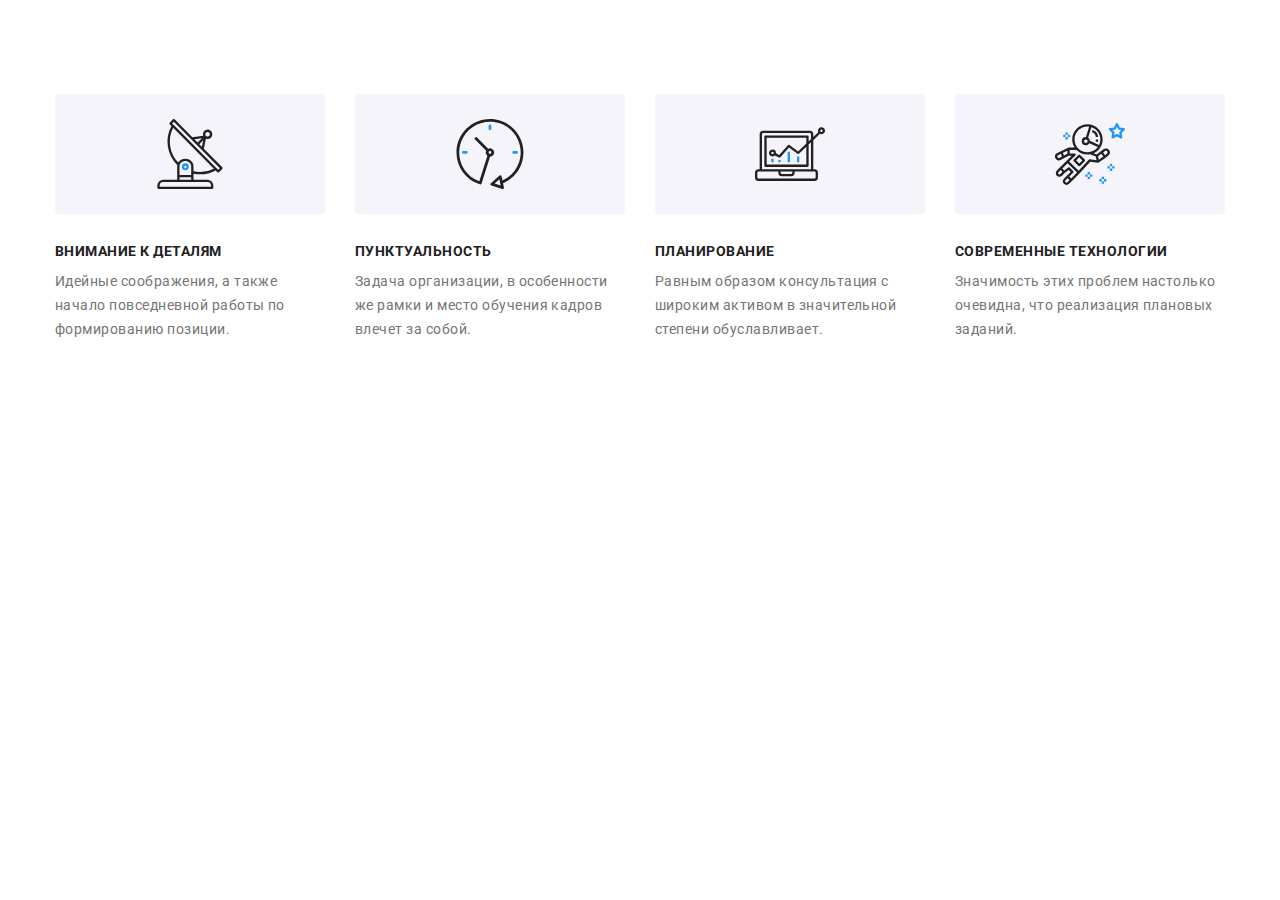
<file: index.html>
<!DOCTYPE html>
<html lang="ru">
<head>
    <meta charset="UTF-8">
    <meta http-equiv="X-UA-Compatible" content="IE=edge">
    <meta name="viewport" content="width=device-width, initial-scale=1.0">
    <title>Document</title>
    <link rel="preconnect" href="https://fonts.googleapis.com">
    <link rel="preconnect" href="https://fonts.gstatic.com" crossorigin>
    <link href="https://fonts.googleapis.com/css2?family=Raleway:wght@700&family=Roboto:wght@400;500;700;900&display=swap"
        rel="stylesheet">
     <link rel="stylesheet" href="https://cdnjs.cloudflare.com/ajax/libs/modern-normalize/1.0.0/modern-normalize.min.css">    
    <title>Препроцессор SASS</title>
    <link rel="stylesheet" href="./css/main.min.css">    
</head>
<body>
    <!-- Шапка сайта -->
    <!-- <header class="header">
        <div class="container header__container--flex">
            <nav class="header__nav" >
                <a href="" lang="en" class="logo logo--right">
                    <span class="logo__span">Web</span>Studio
                </a>
                            
                <ul class="header__list">
                    <li class="header__item"><a href="" class="header__link cureent">Студия</a></li>
                    <li class="header__item"><a href="./portfolio.html" class="header__link">Портфолио</a></li>
                    <li class="header__item"><a href="" class="header__link">Контакты</a></li>
                
                </ul>          
            </nav>

            <ul class="header-contakt">
                <li class="header-contakt__item">
                    <a href="mailto:info@devstudio.com" class="header-contakt__link">
                    <svg class="header-contakt__icon" width="16" height="12" >
                        <use href="./images/Иконки/symbol-defs.svg#icon-envelope"></use>
                    </svg>
                    info@devstudio.com</a></li>
                <li class="header-contakt__item">
                    <a href="tel:+380961111111"  class="header-contakt__link">
                        <svg class="header-contakt__icon" width="10" height="16">
                            <use href="./images/Иконки/symbol-defs.svg#icon-smartphone"></use>
                        </svg>
                        +38 096 111 11 11</a>
                </li>
            </ul>
        </div>
        
    </header> -->
    
    <main>
        <!-- Герой -->
        <!-- <section class="hero hero--background">
                <h1 class="hero__title">Эффективные решения для вашего бизнеса</h1>
                <button type="button" class="button" data-modal-open>Заказать услугу</button>
        </section> -->

        
        <!-- Наши преимущества -->
        <section class="benefits">
            <div class="container ">
                <h2 class="benefits__title">Наши преимущества</h2>
                <ul class="benefits__list">
                    <li class="benefits__item " >
                        <h3 class="benefits__feature">Внимание к деталям</h3>
                        <p class="benefits__text">Идейные соображения, а также начало повседневной работы по формированию позиции.</p>
                    </li>
                    <li class="benefits__item">
                        <h3 class="benefits__feature">Пунктуальность</h3>
                        <p class="benefits__text">Задача организации, в особенности же рамки и место обучения кадров влечет за собой.</p>
                    </li>
                    <li class="benefits__item">
                        <h3 class="benefits__feature">Планирование</h3>
                        <p class="benefits__text">Равным образом консультация с широким активом в значительной степени обуславливает.</p>                
                    </li>
                    <li class="benefits__item">
                        <h3 class="benefits__feature">Современные технологии</h3>
                        <p class="benefits__text">Значимость этих проблем настолько очевидна, что реализация плановых заданий.</p>
                    </li>
                </ul>
            </div>
            
        </section>

        <!-- Чем занимаемся -->
        <!-- <section class="occupation ">
            <div class="container">
                <h2 class="occupation__title">Чем мы занимаемся</h2>
                <ul class="occupation__list">
                    <li class="occupation__item">
                        <a  class="occupation__link" href="">
                            <div class="occupation__card">
                                <img  src="./images/Главная_страница/img1.jpg" alt="Десктоп" width="370" height="294">
                                <h3 class="occupation__developments ">Десктопные приложения</h3>
                            </div>
                        </a>
                    </li>
                    <li class="occupation__item">
                        <a class="occupation__link" href="">
                            <div class="occupation__card">
                                <img  src="./images/Главная_страница/img2.jpg" alt="Десктоп" width="370" height="294">
                                <h3 class="occupation__developments">Мобильные приложения</h3>
                            </div>
                        </a>
                    </li>
                    <li class="occupation__item">
                        <a class="occupation__link" href="">
                            <div class="occupation__card">
                                <img  src="./images/Главная_страница/img3.jpg" alt="Десктоп" width="370" height="294">
                                <h3 class="occupation__developments">Дизайнерские решения</h3>
                            </div>
                        </a></li>
                </ul>  
            </div>
            
        </section> -->

        <!-- Наша команда -->
        <!-- <section class="team">
            <div class="container ">
                <h2 class="team__title">Наша команда</h2>
                <ul class="team__list">
                    <li class="team__card-name">
                        <img src="./images/Главная_страница/team1.jpg" alt="Игорь Демьяненко" width="270" height="260">
                        <h3 class="team__name">Игорь Демьяненко</h3>
                        <p class="team__position" lang="en">Product Designer</p>
                        <ul class="social-networks">
                            <li class="social-networks__item" >
                                <a class="social-networks__link" href="">
                                    <svg class="social-networks__icon"  width="20" height="20" preserveAspectRatio="xMidYMid meet">
                                        <use href="./images/Иконки/symbol-defs.svg#icon-instagram-2"></use>
                                    </svg>
                                </a>
                            </li>
                            <li class="social-networks__item">
                                <a class="social-networks__link" href="">
                                    <svg class="social-networks__icon" width="20" height="20" preserveAspectRatio="xMidYMid meet">
                                        <use href="./images/Иконки/symbol-defs.svg#icon-twitter-1"></use>
                                    </svg>
                                </a>
                            </li>
                            <li class="social-networks__item">
                                <a class="social-networks__link" href="">
                                    <svg class="social-networks__icon" width="20" height="20" preserveAspectRatio="xMidYMid meet">
                                        <use href="./images/Иконки/symbol-defs.svg#icon-facebook-1"></use>
                                    </svg>
                                </a>
                            </li>
                            <li class="social-networks__item">
                                <a class="social-networks__link" href="">
                                    <svg class="social-networks__icon" width="20" height="20" preserveAspectRatio="xMidYMid meet">
                                        <use href="./images/Иконки/symbol-defs.svg#icon-linkedin-1"></use>
                                    </svg>
                                </a>
                            </li>
                        </ul>
                    </li>
                    <li class="team__card-name">
                        <img src="./images/Главная_страница/team2.jpg" alt="Ольга Репина" width="270" height="260">
                        <h3 class="team__name">Ольга Репина</h3>
                        <p class="team__position" lang="en">Frontend Developer</p>
                        <ul class="social-networks">
                            <li class="social-networks__item">
                                <a class="social-networks__link" href="">
                                    <svg class="social-networks__icon" width="20" height="20" preserveAspectRatio="xMidYMid meet">
                                        <use href="./images/Иконки/symbol-defs.svg#icon-instagram-2"></use>
                                    </svg>
                                </a>
                            </li>
                            <li class="social-networks__item">
                                <a class="social-networks__link" href="">
                                    <svg class="social-networks__icon" width="20" height="20" preserveAspectRatio="xMidYMid meet">
                                        <use href="./images/Иконки/symbol-defs.svg#icon-twitter-1"></use>
                                    </svg>
                                </a>
                            </li>
                            <li class="social-networks__item">
                                <a class="social-networks__link" href="">
                                    <svg class="social-networks__icon" width="20" height="20" preserveAspectRatio="xMidYMid meet">
                                        <use href="./images/Иконки/symbol-defs.svg#icon-facebook-1"></use>
                                    </svg>
                                </a>
                            </li>
                            <li class="social-networks__item">
                                <a class="social-networks__link" href="">
                                    <svg class="social-networks__icon" width="20" height="20" preserveAspectRatio="xMidYMid meet">
                                        <use href="./images/Иконки/symbol-defs.svg#icon-linkedin-1"></use>
                                    </svg>
                                </a>
                            </li>
                        </ul>
                    </li>
                    <li class="team__card-name">
                        <img src="./images/Главная_страница/team3.jpg" alt="Николай Тарасов" width="270" height="260">
                        <h3 class="team__name">Николай Тарасов</h3>
                        <p class="team__position" lang="en">Marketing</p>
                        <ul class="social-networks">
                            <li class="social-networks__item">
                                <a class="social-networks__link" href="">
                                    <svg class="social-networks__icon" width="20" height="20" preserveAspectRatio="xMidYMid meet">
                                        <use href="./images/Иконки/symbol-defs.svg#icon-instagram-2"></use>
                                    </svg>
                                </a>
                            </li>
                            <li class="social-networks__item">
                                <a class="social-networks__link" href="">
                                    <svg class="social-networks__icon" width="20" height="20" preserveAspectRatio="xMidYMid meet">
                                        <use href="./images/Иконки/symbol-defs.svg#icon-twitter-1"></use>
                                    </svg>
                                </a>
                            </li>
                            <li class="social-networks__item">
                                <a class="social-networks__link" href="">
                                    <svg class="social-networks__icon" width="20" height="20" preserveAspectRatio="xMidYMid meet">
                                        <use href="./images/Иконки/symbol-defs.svg#icon-facebook-1"></use>
                                    </svg>
                                </a>
                            </li>
                            <li class="social-networks__item">
                                <a class="social-networks__link" href="">
                                    <svg class="social-networks__icon" width="20" height="20" preserveAspectRatio="xMidYMid meet">
                                        <use href="./images/Иконки/symbol-defs.svg#icon-linkedin-1"></use>
                                    </svg>
                                </a>
                            </li>
                        </ul>
                    </li>
                    <li class="team__card-name">
                        <img src="./images/Главная_страница/team4.jpg" alt="Михаил Ермаков" width="270" height="260">
                        <h3 class="team__name">Михаил Ермаков</h3>
                        <p class="team__position" lang="en">UI Designer</p>
                        <ul class="social-networks">
                            <li class="social-networks__item">
                                <a class="social-networks__link" href="">
                                    <svg class="social-networks__icon" width="20" height="20" preserveAspectRatio="xMidYMid meet">
                                        <use href="./images/Иконки/symbol-defs.svg#icon-instagram-2"></use>
                                    </svg>
                                </a>
                            </li>
                            <li class="social-networks__item">
                                <a class="social-networks__link" href="">
                                    <svg class="social-networks__icon" width="20" height="20" preserveAspectRatio="xMidYMid meet">
                                        <use href="./images/Иконки/symbol-defs.svg#icon-twitter-1"></use>
                                    </svg>
                                </a>
                            </li>
                            <li class="social-networks__item">
                                <a class="social-networks__link" href="">
                                    <svg class="social-networks__icon" width="20" height="20" preserveAspectRatio="xMidYMid meet">
                                        <use href="./images/Иконки/symbol-defs.svg#icon-facebook-1"></use>
                                    </svg>
                                </a>
                            </li>
                            <li class="social-networks__item">
                                <a class="social-networks__link" href="">
                                    <svg class="social-networks__icon" width="20" height="20" preserveAspectRatio="xMidYMid meet">
                                        <use href="./images/Иконки/symbol-defs.svg#icon-linkedin-1"></use>
                                    </svg>
                                </a>
                            </li>
                        </ul>
                    </li>
                </ul>
            </div>
                                    
        </section>  -->
        
        <!-- Постоянные клиенты -->
        <!-- <section class="clients">
            <div class="container ">
                <h2 class="clients__title" >Постоянные клиенты</h2>
                <ul class="clients__list">
                    <li class="clients__item">
                        <a class="clients__logo" href="">
                            <svg class="clients__icon" width="41" height="46.7" preserveAspectRatio="xMidYMid meet">
                                <use href="./images/Иконки/symbol-defs.svg#icon-compani1"></use>
                            </svg>
                        </a>
                    </li>
                    <li class="clients__item">
                        <a class="clients__logo" href="">
                            <svg class="clients__icon" width="40" height="52">
                                <use href="./images/Иконки/symbol-defs.svg#icon-compani2"></use>
                            </svg>
                        </a>
                    </li>
                    <li class="clients__item">
                        <a class="clients__logo" href="">
                            <svg class="clients__icon" width="43.46" height="41.18">
                                <use href="./images/Иконки/symbol-defs.svg#icon-compani3"></use>
                            </svg>
                        </a>
                    </li>
                    <li class="clients__item">
                        <a class="clients__logo" href="">
                            <svg class="clients__icon" width="84.44" height="40.62">
                                <use href="./images/Иконки/symbol-defs.svg#icon-compani4"></use>
                            </svg>
                        </a>
                    </li>
                    <li class="clients__item">
                        <a class="clients__logo" href="">
                            <svg class="clients__icon" width="62.54" height="45.43">
                                <use href="./images/Иконки/symbol-defs.svg#icon-compani5"></use>
                            </svg>
                        </a>
                    </li>
                    <li class="clients__item">
                        <a class="clients__logo" href="">
                            <svg class="clients__icon" width="93.79" height="43.93">
                                <use href="./images/Иконки/symbol-defs.svg#icon-compani6"></use>
                            </svg>
                        </a>
                    </li>
                </ul>

            </div>
        </section> -->

    </main>

    <!-- Подвал -->
    <!-- <footer class="footer">
        <div class="container container--flex">
            <div class="footer__contact">
                <a href="" lang="en" class="logo logo--wight-color logo--margin">
            <span class="logo__span">Web</span>Studio
            </a>
            <address class="address">
                <ul class="address__list">
                    <li class="address__item">г. Киев, пр-т Леси Украинки, 26</li>
                    <li class="address__item"><a class="address__link" href="">info@example.com</a> </li>
                    <li class="address__item"><a class="address__link" href="">+38 099 111 11 11</a> </li>
                </ul>
        
            </address>
            </div>
            

            <div class="join">
                <p class="join__text">Присоединяйтесь</p>
                <ul class="social-networks">
                    <li class="social-networks__item">
                    <a class="social-networks__link social-networks__link--grey-bgr" href="">
                        <svg class="social-networks__icon" width="20" height="20" preserveAspectRatio="xMidYMid meet">
                            <use href="./images/Иконки/symbol-defs.svg#icon-instagram-2"></use>
                        </svg>
                    </a>
                    </li>
                    <li class="social-networks__item">
                    <a class="social-networks__link social-networks__link--grey-bgr" href="">
                        <svg class="social-networks__icon" width="20" height="20" preserveAspectRatio="xMidYMid meet">
                            <use href="./images/Иконки/symbol-defs.svg#icon-twitter-1"></use>
                        </svg>
                    </a>
                    </li>
                    <li class="social-networks__item">
                    <a class="social-networks__link social-networks__link--grey-bgr" href="">
                        <svg class="social-networks__icon" width="20" height="20" preserveAspectRatio="xMidYMid meet">
                            <use href="./images/Иконки/symbol-defs.svg#icon-facebook-1"></use>
                        </svg>
                    </a>
                    </li>
                    <li class="social-networks__item">
                    <a class="social-networks__link social-networks__link--grey-bgr" href="">
                        <svg class="social-networks__icon" width="20" height="20" preserveAspectRatio="xMidYMid meet">
                            <use href="./images/Иконки/symbol-defs.svg#icon-linkedin-1"></use>
                        </svg>
                    </a>
                    </li>
                </ul>
            </div>
            <div class="form-footer">
                <p class="form-footer__title">Подпишитесь на рассылку</p>
                <div class="form-footer__container">
                    <label >
                        <input type="email" name="email" placeholder="E-mail" class="form-footer__input">
                    </label>
                    <button type="submit" class="button button--with-icon">Подписаться
                        <svg class="form-footer__icon" width="24" height="24" preserveAspectRatio="xMidYMid meet">
                            <use href="./images/Иконки/symbol-defs.svg#icon-send"></use>
                        </svg>
                    </button>
                </div>
                
            </div>
        </div>
        
    </footer> -->


    <!-- Модальное окно -->
    <div class="backdrop is-hidden" data-modal>
        <div class="modal">
            <button class="modal__button" data-modal-close>
                <svg class="icon-clouse" width="18" height="18">
                    <use href="./images/Иконки/symbol-defs.svg#icon-close "></use>
                </svg>
            </button>
            <p class="modal__title">Оставьте свои данные, мы вам перезвоним</p>
            <form action="" class="form">
                <div class="form__modal-field">
                    <label for="user-name" class="form__label">Имя</label>
                    <span class="form__input-wrapper">
                        <input type="text" name="user-name" id="user-name" class="form__input">
                        <svg class="form__input-icon" width="18" height="18">
                            <use href="./images/Иконки/symbol-defs.svg#icon-person "></use> 
                        </svg>
                    </span>
                    
                </div>
                <div class="form__modal-field">
                    <label for="user-tel" class="form__label">Телефон</label>
                    <span class="form__input-wrapper">
                        <input type="tel" name="user-tel" id="user-tel" class="form__input">
                        <svg class="form__input-icon" width="18" height="18">
                            <use href="./images/Иконки/symbol-defs.svg#icon-phone "></use>
                        </svg>
                    </span>
                    
                </div>
                <div class="form__modal-field">
                    <label for="user-email" class="form__label">Почта</label>
                    <span class="form__input-wrapper">
                        <input type="email" name="user-email" id="user-email" class="form__input">
                        <svg class="form__input-icon" width="18" height="18">
                            <use href="./images/Иконки/symbol-defs.svg#icon-email "></use>
                        </svg>
                    </span>
                    
                </div>
                <div class="form__modal-field">
                    <label for="coment" class="form__label">Комментарий</label>
                    <textarea name="coment" id="coment" class="form__coment" placeholder="Введите текст"></textarea>
                </div>
                
                <label for="modal-checkbox" class="checkbox">
                    <input type="checkbox" class="checkbox__input-wrapper" id="modal-checkbox" >
                    <span class="checkbox__icon">
                        <svg  class="checkbox__chek-icon" width="11" height="8">
                            <use href="./images/Иконки/symbol-defs.svg#icon-Vector"></use>
                        </svg>
                    </span>
                    Соглашаюсь с рассылкой и принимаю  
                    <a href="" class="checkbox__link ">Условия договора</a> 
                </label>

                <button type="submit" class="button button--blok">Отправить</button>
            </form>
        </div>
    </div>

     <script src="./js/modal.js"></script>
</body>
</html>
</file>
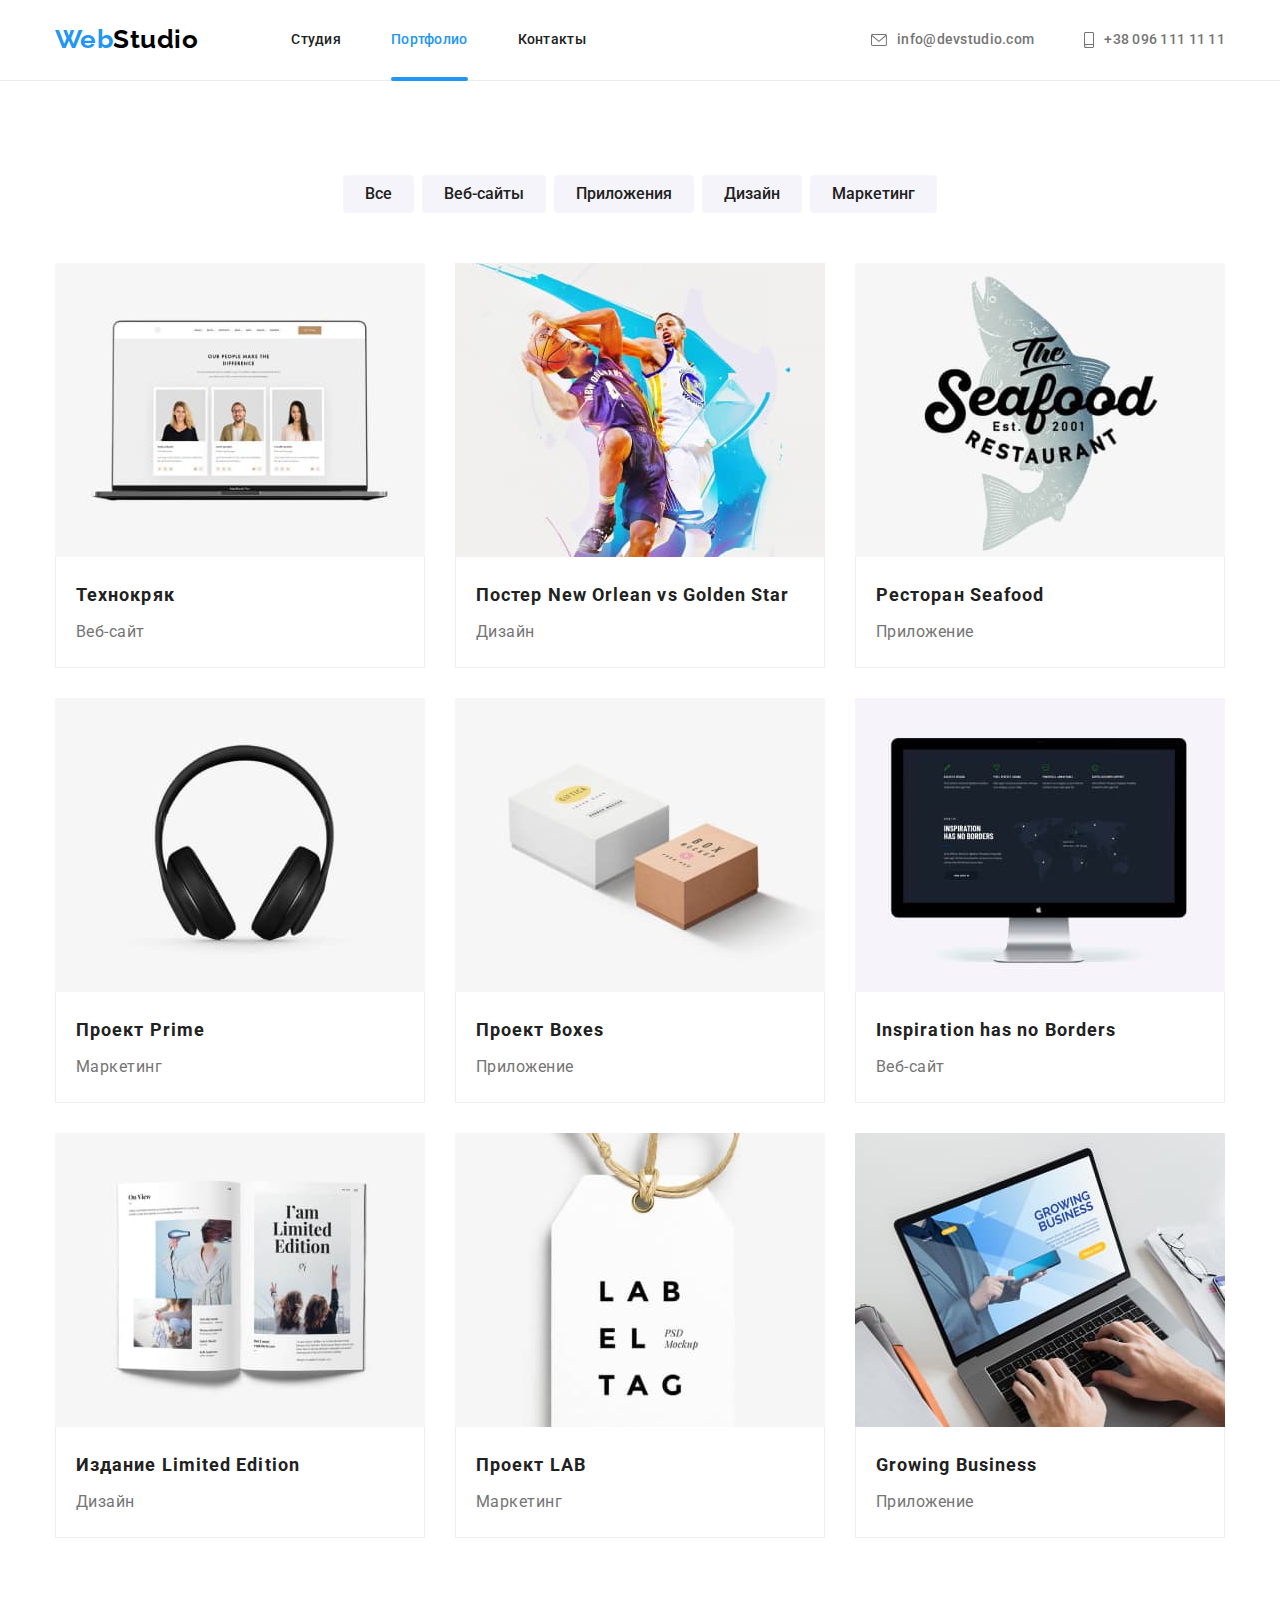
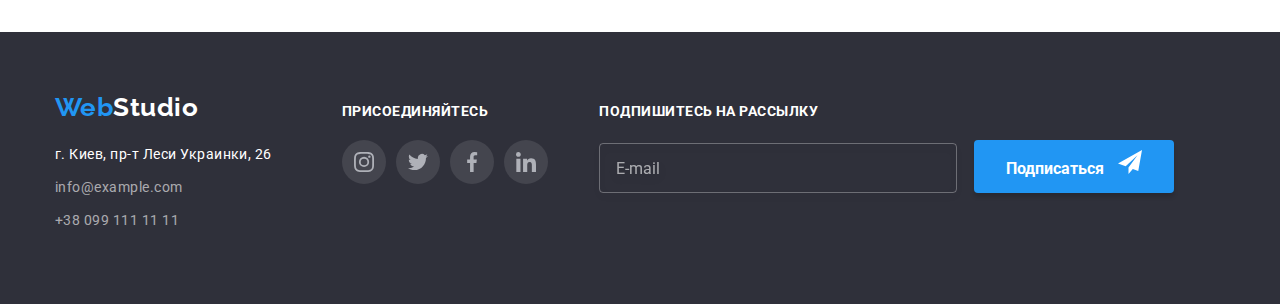
<file: portfolio.html>
<!DOCTYPE html>
<html lang="ru">

<head>
    <meta charset="UTF-8">
    <meta http-equiv="X-UA-Compatible" content="IE=edge">
    <meta name="viewport" content="width=device-width, initial-scale=1.0">
    <title>Document</title>
    <link rel="preconnect" href="https://fonts.googleapis.com">
    <link rel="preconnect" href="https://fonts.gstatic.com" crossorigin>
    <link
        href="https://fonts.googleapis.com/css2?family=Raleway:wght@700&family=Roboto:wght@400;500;700;900&display=swap"
        rel="stylesheet">
    <link rel="stylesheet" href="https://cdnjs.cloudflare.com/ajax/libs/modern-normalize/1.0.0/modern-normalize.min.css">
    <link rel="stylesheet" href="./css/main.min.css">
</head>

<body>
    <!-- Шапка сайта -->
    <header class="header">
        <div class="header__container--flex">
            <nav class="header__nav">
                <a href="" lang="en" class="logo logo--right">
                    <span class="logo__span">Web</span>Studio
                </a>
    
                <ul class="header__list">
                    <li class="header__item"><a href="./index.html" class="header__link">Студия</a></li>
                    <li class="header__item"><a href="" class="header__link cureent">Портфолио</a></li>
                    <li class="header__item"><a href="" class="header__link">Контакты</a></li>
    
                </ul>
            </nav>
    
            <ul class="header-contakt">
                <li class="header-contakt__item">
                    <a href="mailto:info@devstudio.com" class="header-contakt__link">
                        <svg class="header-contakt__icon" width="16" height="12">
                            <use href="./images/Иконки/symbol-defs.svg#icon-envelope"></use>
                        </svg>
                        info@devstudio.com</a>
                </li>
                <li class="header-contakt__item">
                    <a href="tel:+380961111111" class="header-contakt__link">
                        <svg class="header-contakt__icon" width="10" height="16">
                            <use href="./images/Иконки/symbol-defs.svg#icon-smartphone"></use>
                        </svg>
                        +38 096 111 11 11</a>
                </li>
            </ul>
        </div>
    
    </header>

    <main>           
        
        <!-- Примеры работ -->
        <section class="portfolio">
            <div class="container ">
                <h1 class="portfolio__title ">Примеры работ</h1>
                <ul class="portfolio__filter ">
                    <li class="portfolio__item"><button class="portfolio__button" type="button">Все</button></li>
                    <li class="portfolio__item"><button class="portfolio__button" type="button">Веб-сайты</button></li>
                    <li class="portfolio__item"><button class="portfolio__button" type="button">Приложения</button></li>
                    <li class="portfolio__item"><button class="portfolio__button" type="button">Дизайн</button></li>
                    <li class="portfolio__item"><button class="portfolio__button" type="button">Маркетинг</button></li>
                </ul>

                <ul class="products portfolio__products">
                    <li class="products__card">
                        <a class="products__link" href="">
                            <div class="products__container-text">
                                <img src="./images/Портфолио/img_pr1.jpg" alt="Ноутбук с веб-страницей" width="370" height="294">
                                <p class="products__description">Технокряк это современная площадка распространения коронавируса. Компании используют эту платформу для цифрового
                                шпионажа и атак на защищённые сервера конкурентов.</p>
                            </div>
                                
                            
                            <div class="products__meta">
                                <h2 class="products__name">Технокряк</h2>
                                <p class="products__type">Веб-сайт</p>
                            </div>
                        </a>                                             
                    </li>
                    <li class="products__card">
                        <a class="products__link" href="">
                            <div class="products__container-text">
                                <img src="./images/Портфолио/img_pr2.jpg" alt="Ноутбук с веб-страницей" width="370" height="294">
                                <p class="products__description">Технокряк это современная площадка распространения коронавируса. Компании используют эту
                                    платформу для цифрового
                                    шпионажа и атак на защищённые сервера конкурентов.</p>
                            </div>

                            <div class="products__meta">
                                <h2 class="products__name" lang="en">Постер New Orlean vs Golden Star</h2>
                                <p class="products__type">Дизайн</p>
                            </div>
                        </a>             
                     
                    </li>
                    <li class="products__card">
                        <a class="products__link" href="">
                            <div class="products__container-text">
                                <img src="./images/Портфолио/img_pr3.jpg" alt="Ноутбук с веб-страницей" width="370" height="294">
                                <p class="products__description">Технокряк это современная площадка распространения коронавируса. Компании используют эту платформу для цифрового
                                шпионажа и атак на защищённые сервера конкурентов.</p>
                            </div>

                            <div class="products__meta">
                                <h2 class="products__name" >Ресторан <span lang="en">Seafood</span> </h2>
                                <p class="products__type">Приложение</p>
                            </div>
                        </a>                                                
                    </li>
                    <li class="products__card">
                        <a class="products__link" href="">
                            <div class="products__container-text">
                                <img src="./images/Портфолио/img_pr4.jpg" alt="Ноутбук с веб-страницей" width="370" height="294">
                                <p class="products__description">Технокряк это современная площадка распространения коронавируса. Компании используют эту
                                    платформу для цифрового
                                    шпионажа и атак на защищённые сервера конкурентов.</p>
                            </div>
                            
                            <div class="products__meta">
                                <h2 class="products__name" >Проект <span lang="en">Prime</span> </h2>
                                <p class="products__type">Маркетинг</p>
                            </div>
                        </a>                                                
                    </li>
                    <li class="products__card">
                        <a class="products__link" href="">
                            <div class="products__container-text">
                                <img src="./images/Портфолио/img_pr5.jpg" alt="Ноутбук с веб-страницей" width="370" height="294">
                                <p class="products__description">Технокряк это современная площадка распространения коронавируса. Компании используют эту
                                    платформу для цифрового
                                    шпионажа и атак на защищённые сервера конкурентов.</p>
                            </div>
                            
                            <div class="products__meta">
                                <h2 class="products__name">Проект <span lang="en">Boxes</span> </h2>
                                <p class="products__type">Приложение</p>
                            </div>
                        </a>                                                
                    </li>
                    <li class="products__card">
                        <a class="products__link" href="">
                            <div class="products__container-text">
                                <img src="./images/Портфолио/img_pr6.jpg" alt="Ноутбук с веб-страницей" width="370" height="294">
                                <p class="products__description">Технокряк это современная площадка распространения коронавируса. Компании используют эту
                                    платформу для цифрового
                                    шпионажа и атак на защищённые сервера конкурентов.</p>
                            </div>
                            
                            <div class="products__meta">
                                <h2 class="products__name" lang="en">Inspiration has no Borders</h2>
                                <p class="products__type">Веб-сайт</p>
                            </div>
                        </a>
                        
                    </li>
                    <li class="products__card">
                        <a class="products__link" href="">
                            <div class="products__container-text">
                                <img src="./images/Портфолио/img_pr7.jpg" alt="Ноутбук с веб-страницей" width="370" height="294">
                                <p class="products__description">Технокряк это современная площадка распространения коронавируса. Компании используют эту
                                    платформу для цифрового
                                    шпионажа и атак на защищённые сервера конкурентов.</p>
                            </div>
                            
                            <div class="products__meta">
                                <h2 class="products__name">Издание <span lang="en">Limited Edition</span> </h2>
                                <p class="products__type">Дизайн</p>
                            </div>
                        </a>                                                
                    </li>
                    <li class="products__card">
                        <a class="products__link" href="">
                            <div class="products__container-text">
                                <img src="./images/Портфолио/img_pr8.jpg" alt="Ноутбук с веб-страницей" width="370" height="294">
                                <p class="products__description">Технокряк это современная площадка распространения коронавируса. Компании используют эту
                                    платформу для цифрового
                                    шпионажа и атак на защищённые сервера конкурентов.</p>
                            </div>
                            
                            <div class="products__meta">
                                <h2 class="products__name">Проект <span lang="en">LAB</span> </h2>
                                <p class="products__type">Маркетинг</p>
                            </div>
                        </a>                                                
                    </li>
                    <li class="products__card">
                        <a class="products__link" href="">
                            <div class="products__container-text">
                                <img src="./images/Портфолио/img_pr9.jpg" alt="Ноутбук с веб-страницей" width="370" height="294">
                                <p class="products__description">Технокряк это современная площадка распространения коронавируса. Компании используют эту
                                    платформу для цифрового
                                    шпионажа и атак на защищённые сервера конкурентов.</p>
                            </div>
                            
                            <div class="products__meta">
                                <h2 class="products__name" lang="en">Growing Business</h2>
                                <p class="products__type">Приложение</p>
                            </div>
                        </a>                       
                    </li>
                </ul>
            </div>
            

        </section>      
    </main>

    <!-- Подвал -->
    <footer class="footer">
        <div class="container--flex">
            <div class="footer__contact">
                <a href="" lang="en" class="logo logo--wight-color logo--margin">
                    <span class="logo__span">Web</span>Studio
                </a>
                <address class="address">
                    <ul class="address__list">
                        <li class="address__item">г. Киев, пр-т Леси Украинки, 26</li>
                        <li class="address__item"><a class="address__link" href="">info@example.com</a> </li>
                        <li class="address__item"><a class="address__link" href="">+38 099 111 11 11</a> </li>
                    </ul>
    
                </address>
            </div>
    
    
            <div class="join">
                <p class="join__text">Присоединяйтесь</p>
                <ul class="social-networks">
                    <li class="social-networks__item">
                        <a class="social-networks__link social-networks__link--grey-bgr" href="">
                            <svg class="social-networks__icon" width="20" height="20" preserveAspectRatio="xMidYMid meet">
                                <use href="./images/Иконки/symbol-defs.svg#icon-instagram-2"></use>
                            </svg>
                        </a>
                    </li>
                    <li class="social-networks__item">
                        <a class="social-networks__link social-networks__link--grey-bgr" href="">
                            <svg class="social-networks__icon" width="20" height="20" preserveAspectRatio="xMidYMid meet">
                                <use href="./images/Иконки/symbol-defs.svg#icon-twitter-1"></use>
                            </svg>
                        </a>
                    </li>
                    <li class="social-networks__item">
                        <a class="social-networks__link social-networks__link--grey-bgr" href="">
                            <svg class="social-networks__icon" width="20" height="20" preserveAspectRatio="xMidYMid meet">
                                <use href="./images/Иконки/symbol-defs.svg#icon-facebook-1"></use>
                            </svg>
                        </a>
                    </li>
                    <li class="social-networks__item">
                        <a class="social-networks__link social-networks__link--grey-bgr" href="">
                            <svg class="social-networks__icon" width="20" height="20" preserveAspectRatio="xMidYMid meet">
                                <use href="./images/Иконки/symbol-defs.svg#icon-linkedin-1"></use>
                            </svg>
                        </a>
                    </li>
                </ul>
            </div>
            <div class="form-footer">
                <p class="form-footer__title">Подпишитесь на рассылку</p>
                <div class="form-footer__container">
                    <label>
                        <input type="email" name="email" placeholder="E-mail" class="form-footer__input">
                    </label>
                    <button type="submit" class="button button--with-icon">Подписаться
                        <svg class="form-footer__icon" width="24" height="24" preserveAspectRatio="xMidYMid meet">
                            <use href="./images/Иконки/symbol-defs.svg#icon-send"></use>
                        </svg>
                    </button>
                </div>
    
            </div>
        </div>
    
    </footer>

</body>

</html>
</file>
<file: css/main.min.css>
:root{--primary-text-color: #212121;--secondery-text-color: #757575;--text-logo-one: #2196f3;--text-logo-two: #000000;--text-logo-three: #ffffff;--link-active: #2196f3;--text-on-dark-background: #ffffff;--primary-background: #ffffff;--dark-background: #2f303a;--grey-background: #f5f4fa;--header-background: #ffffff;--button-background: #f5f4fa;--hero-background: #c4c4c4;--icon-color: #afb1b8}h1,h2,h3,h4,h5,h5,h6,p,ul{padding:0;margin:0;border:0}body{background-color:var(--primary-background);color:var(--primary-text-color);font-family:"Roboto", sans-serif;letter-spacing:0.03em}img{display:block;max-width:100%;height:auto}.header__list,.header-contakt,.benefits__list,.occupation__list,.social-networks,.team__list,.clients__list,.address__list,.portfolio__filter,.products{list-style:none}.logo,.header__link,.header-contakt__link,.occupation__link,.occupation__developments,.social-networks__link,.clients__logo,.address__link,.products__link{text-decoration:none}.header__container--flex,.container,.container--flex{margin:0 auto;padding-left:15px;padding-right:15px}@media screen and (min-width: 480px){.header__container--flex,.container,.container--flex{width:480px}}@media screen and (min-width: 768px){.header__container--flex,.container,.container--flex{width:768px}}@media screen and (min-width: 1200px){.header__container--flex,.container,.container--flex{width:1200px}}.benefits,.occupation,.team,.clients,.portfolio{padding-top:60px;padding-bottom:60px}@media screen and (min-width: 1200px){.benefits,.occupation,.team,.clients,.portfolio{padding-top:94px;padding-bottom:94px}}.checkbox__input-wrapper,.benefits__title,.portfolio__title{position:absolute;width:1px;height:1px;margin:-1px;padding:0;overflow:hidden;border:0;clip:rect(0 0 0 0)}.occupation__title,.team__title,.clients__title{margin-bottom:50px;font-weight:700;font-size:36px;line-height:1.17;text-align:center}.occupation__list{display:flex;margin-left:-30px}.logo{color:var(--text-logo-two);font-family:"Raleway", sans-serif;font-weight:700;font-size:26px;line-height:1.2}.logo--right{margin-right:93px}.logo__span{color:var(--text-logo-one)}.logo--wight-color{color:var(--text-logo-three)}.logo--margin{display:block;margin-bottom:20px}.button{color:var(--text-on-dark-background);background-color:var(--text-logo-one);min-width:200px;padding:10px 32px;border:none;border-radius:4px;box-shadow:0px 4px 4px rgba(0,0,0,0.15);font-weight:700;font-size:16px;line-height:1.87;cursor:pointer}.header{border-bottom:1px solid #ececec;background-color:var(--header-background)}.header__container--flex{display:flex;align-items:center}.header__nav{display:flex;align-items:center}.header__list{display:flex;align-items:center}.header__item:not(:last-child){margin-right:50px}.header__link{display:block;padding-top:32px;padding-bottom:32px;color:var(--primary-text-color);font-weight:500;font-size:14px;line-height:1.14;letter-spacing:0.02em;transition:250ms cubic-bezier(0.4, 0, 0.2, 1)}.header__link:hover,.header__link:focus{color:var(--link-active)}.header__link.cureent{color:var(--link-active);position:relative}.cureent::after{content:"";display:block;position:absolute;bottom:-1px;width:100%;height:4px;background-color:var(--link-active);border-radius:2px}.header-contakt{display:flex;margin-left:auto}.header-contakt__item:nth-child(1){margin-right:50px}.header-contakt__link{display:flex;align-items:center;color:var(--secondery-text-color);font-weight:500;font-size:14px;line-height:1.14;letter-spacing:0.02em;transition:250ms cubic-bezier(0.4, 0, 0.2, 1)}.header-contakt__link:hover,.header-contakt__link:focus{color:var(--link-active)}.header-contakt__icon{fill:#757575;margin-right:10px}.header-contakt__link:hover .header-contakt__icon,.header-contakt__link:focus .header-contakt__icon{fill:var(--link-active)}.hero{padding:118px 60px;margin:0 auto;background-color:var(--hero-background);text-align:center}.hero--background{max-width:1600px;height:400px;margin-left:auto;margin-right:auto;background-image:linear-gradient(to right, rgba(0,0,0,0.4), rgba(0,0,0,0.4)),url("../images/Главная_страница/hero-img.jpg");box-shadow:0px 4px 4px rgba(0,0,0,0.25);background-repeat:no-repeat;background-size:cover;background-position:center;border:1px solid #000000}@media screen and (min-width: 1200px){.hero--background{height:600px}}.hero__title{max-width:360px;margin:0 auto;margin-bottom:30px;color:var(--text-on-dark-background);font-weight:900;font-size:26px;line-height:1.62;letter-spacing:0.06em;text-transform:uppercase}@media screen and (min-width: 1200px){.hero__title{font-weight:900;font-size:44px;line-height:1.36}}@media screen and (min-width: 1200px){.hero__title{max-width:696px}}.button{color:var(--text-on-dark-background);background-color:var(--text-logo-one);min-width:200px;padding:10px 32px;border:none;border-radius:4px;box-shadow:0px 4px 4px rgba(0,0,0,0.15);font-weight:700;font-size:16px;line-height:1.87;cursor:pointer}.backdrop{position:fixed;top:0;left:0;bottom:0;right:0;background-color:rgba(0,0,0,0.2);opacity:1;transition:opacity 250ms cubic-bezier(0.4, 0, 0.2, 1)}.backdrop.is-hidden{opacity:0;pointer-events:none}.backdrop.is-hidden .modal{transform:translate(-50%, -50%) scale(0.5);opacity:0}.modal{position:absolute;top:50%;left:50%;opacity:1;transform:translate(-50%, -50%) scaleY(1);transition:transform 250ms cubic-bezier(0.4, 0, 0.2, 1),opacity 250ms cubic-bezier(0.4, 0, 0.2, 1);padding:40px;width:528px;min-height:581px;background-color:var(--header-background);box-shadow:0px 1px 3px rgba(0,0,0,0.12),0px 1px 1px rgba(0,0,0,0.14),0px 2px 1px rgba(0,0,0,0.2);border-radius:4px}.modal__button{position:absolute;top:8px;right:8px;width:30px;height:30px;border:1px solid rgba(0,0,0,0.1);border-radius:50%;background-color:var(--header-background);display:flex;justify-content:center;align-items:center;transition:fill 250ms cubic-bezier(0.4, 0, 0.2, 1)}.modal__button:hover,.modal__button:focus{fill:var(--link-active);cursor:pointer}.modal__title{margin-bottom:12px;font-weight:700;font-size:20px;line-height:1.15;text-align:center;color:#212121}.form__modal-field{margin-bottom:10px}.form__label{display:block;margin-bottom:4px;font-weight:400;font-size:12px;line-height:1.1666;letter-spacing:0.01em;color:#757575}.form__input-wrapper{position:relative}.form__input{width:100%;height:40px;border:1px solid rgba(33,33,33,0.2);box-sizing:border-box;border-radius:4px;padding-left:42px;padding-right:12px;background-color:transparent;outline:none;transition:fill 250ms cubic-bezier(0.4, 0, 0.2, 1),border 250ms cubic-bezier(0.4, 0, 0.2, 1)}.form__input:focus{border:1px solid var(--link-active)}.form__input-icon{position:absolute;left:12px;top:50%;transform:translateY(-50%)}.form__input:focus+.form__input-icon{fill:var(--link-active)}.form__coment{width:100%;height:120px;resize:none;border:1px solid rgba(33,33,33,0.2);box-sizing:border-box;border-radius:4px;background-color:transparent;padding:12px 16px;outline:none;transition:border 250ms cubic-bezier(0.4, 0, 0.2, 1)}.form__coment::placeholder{font-weight:400;font-size:12px;line-height:1.1666;letter-spacing:0.01em;color:rgba(117,117,117,0.5)}.form__coment:focus{border:1px solid var(--link-active)}.button--blok{display:block;margin:0 auto;margin-top:30px}.checkbox{display:flex;justify-content:center;align-items:center;margin-top:20px;font-weight:400;font-size:14px;line-height:1.71;color:var(--secondery-text-color)}.checkbox__input-wrapper{position:absolute;display:block}.checkbox__link{font-weight:400;font-size:14px;line-height:1.71;color:var(--link-active)}.checkbox__icon{display:flex;justify-content:center;align-items:center;width:16px;height:15px;margin-right:7px;border:2px solid #212121;border-radius:3px;transition:background-color 250ms cubic-bezier(0.4, 0, 0.2, 1),border 250ms cubic-bezier(0.4, 0, 0.2, 1)}.checkbox__input-wrapper:checked+.checkbox__icon{background-color:var(--link-active);border:none}.checkbox__chek-icon{position:absolute;fill:#ffffff}@media screen and (min-width: 768px){.benefits__list{display:flex;margin-left:-30px}}.benefits__item{width:100%;margin-bottom:40px}@media screen and (min-width: 768px){.benefits__item{margin-bottom:30px;flex-basis:calc((100%-60px) / 2);margin-left:30px}}@media screen and (min-width: 1200px){.benefits__item{margin-bottom:0px;flex-basis:calc((100%-4 * 30px) / 4)}}.benefits__item::before{display:block;content:"";max-width:100%;height:120px;background-size:70px 70px;background-repeat:no-repeat;background-position:center;background-color:var(--grey-background);border-radius:4px;margin-bottom:30px}@media screen and (min-width: 768px){.benefits__item::before{width:354px}}@media screen and (min-width: 1200px){.benefits__item::before{width:270px}}.benefits__item:nth-child(1):before{background-image:url(../images/Иконки/antenna.svg)}.benefits__item:nth-child(2):before{background-image:url(../images/Иконки/clock.svg)}.benefits__item:nth-child(3):before{background-image:url(../images/Иконки/diagram.svg)}.benefits__item:nth-child(4):before{background-image:url(../images/Иконки/astronaut.svg)}.benefits__feature{margin-bottom:10px;font-weight:700;font-size:14px;line-height:1.14;text-transform:uppercase;text-align:center}@media screen and (min-width: 768px){.benefits__feature{text-align:left}}.benefits__text{color:var(--secondery-text-color);font-weight:400;font-size:14px;line-height:1.71}.occupation{padding-top:0}@media screen and (max-width: 1199px){.occupation{display:none}}.occupation__item{flex-basis:calc((100%-60px) / 3);margin-left:30px}.occupation__card{position:relative}.occupation__developments{position:absolute;bottom:0;right:0;width:100%;display:flex;justify-content:center;padding:27px 0;font-weight:700;font-size:14px;line-height:1.14;text-align:center;text-transform:uppercase;color:var(--text-on-dark-background);background-color:rgba(47,48,58,0.8)}.social-networks{display:flex;justify-content:center;margin:0 auto}.social-networks__item{display:block;flex-basis:calc(100% / 4-10px);margin-right:10px}.social-networks__item:nth-child(4){margin-right:0px}.social-networks__link{display:flex;justify-content:center;align-items:center;border-radius:50%;width:44px;height:44px;transition:250ms cubic-bezier(0.4, 0, 0.2, 1)}.social-networks__link:hover,.social-networks__link:focus{background-color:var(--link-active)}.social-networks__link--grey-bgr{background:rgba(255,255,255,0.1);transition:250ms cubic-bezier(0.4, 0, 0.2, 1)}.social-networks__icon{fill:var(--icon-color)}.social-networks__link:hover .social-networks__icon,.social-networks__link:focus .social-networks__icon{fill:var(--text-on-dark-background)}.team{background-color:var(--grey-background)}.team__card-name{margin-left:30px;padding-bottom:30px;box-shadow:0px 1px 3px rgba(0,0,0,0.12),0px 1px 1px rgba(0,0,0,0.14),0px 2px 1px rgba(0,0,0,0.2);border-radius:0px 0px 4px 4px;background-color:var(--header-background)}.team__name{margin-top:30px;margin-bottom:10px;font-weight:500;font-size:16px;line-height:1.19;text-align:center}.team__position{color:var(--secondery-text-color);font-weight:400;font-size:16px;line-height:1.19;text-align:center;margin-bottom:16px}.clients__item{margin-left:30px}.clients__logo{width:170px;height:92px;border:1px solid var(--icon-color);border-radius:4px;transition:250ms cubic-bezier(0.4, 0, 0.2, 1)}.clients__logo:hover,.clients__logo:focus{border:1px solid var(--link-active)}.clients__icon{fill:var(--icon-color);transition:250ms cubic-bezier(0.4, 0, 0.2, 1)}.clients__logo:hover .clients__icon,.clients__logo:focus .clients__icon{fill:var(--link-active)}.logo{color:var(--text-logo-two);font-family:"Raleway", sans-serif;font-weight:700;font-size:26px;line-height:1.2}.logo--right{margin-right:93px}.logo__span{color:var(--text-logo-one)}.logo--wight-color{color:var(--text-logo-three)}.logo--margin{display:block;margin-bottom:20px}.social-networks{display:flex;justify-content:center;margin:0 auto}.social-networks__item{display:block;flex-basis:calc(100% / 4-10px);margin-right:10px}.social-networks__item:nth-child(4){margin-right:0px}.social-networks__link{display:flex;justify-content:center;align-items:center;border-radius:50%;width:44px;height:44px;transition:250ms cubic-bezier(0.4, 0, 0.2, 1)}.social-networks__link:hover,.social-networks__link:focus{background-color:var(--link-active)}.social-networks__link--grey-bgr{background:rgba(255,255,255,0.1);transition:250ms cubic-bezier(0.4, 0, 0.2, 1)}.social-networks__icon{fill:var(--icon-color)}.social-networks__link:hover .social-networks__icon,.social-networks__link:focus .social-networks__icon{fill:var(--text-on-dark-background)}.button{color:var(--text-on-dark-background);background-color:var(--text-logo-one);min-width:200px;padding:10px 32px;border:none;border-radius:4px;box-shadow:0px 4px 4px rgba(0,0,0,0.15);font-weight:700;font-size:16px;line-height:1.87;cursor:pointer}.footer{background-color:var(--dark-background);padding-top:60px;padding-bottom:60px}@media screen and (max-width: 1199px){.footer{text-align:center}}@media screen and (min-width: 780px){.container--flex{display:flex;align-items:baseline}}.footer__contact{margin-bottom:60px}@media screen and (min-width: 1200px){.footer__contact{margin-bottom:0}}.address{color:var(--text-on-dark-background);font-weight:400;font-size:14px;line-height:1.71;font-style:inherit}.address__item:not(:last-child){margin-bottom:9px}.address__link{color:rgba(255,255,255,0.6);transition:250ms cubic-bezier(0.4, 0, 0.2, 1)}.address__link:hover,.address__link:focus{color:var(--link-active)}.join{margin-bottom:60px}@media screen and (min-width: 768px){.join{margin-left:165px}}@media screen and (min-width: 1200px){.join{margin-left:70px}}.join__text{margin-bottom:20px;color:var(--text-on-dark-background);text-transform:uppercase;font-weight:700;font-size:14px;line-height:1.14}.form-footer{margin:0 auto}@media screen and (min-width: 1200px){.form-footer{margin-left:auto}}.form-footer__title{margin-bottom:20px;font-weight:700;font-size:14px;line-height:1.14;text-transform:uppercase;color:var(--text-on-dark-background)}.form-footer__input{width:358px;height:50px;margin-right:12px;margin-bottom:20px;padding-left:16px;padding-right:16px;color:var(--text-on-dark-background);background-color:transparent;border:1px solid rgba(255,255,255,0.3);box-sizing:border-box;filter:drop-shadow(0px 4px 4px rgba(0,0,0,0.15));border-radius:4px}@media screen and (min-width: 1200px){.form-footer__input{margin-bottom:0}}.form-footer__input::placeholder{font-weight:400;font-size:16px;line-height:1.25;display:flex;align-items:center;color:rgba(255,255,255,0.6)}.form-footer__icon{margin-left:10px;fill:var(--text-on-dark-background)}.button--with-icon{display:flex;display:inline-block}.portfolio__filter{display:flex;justify-content:center;margin-bottom:50px}.portfolio__item:not(:last-child){margin-right:8px}.portfolio__button{display:block;padding:6px 22px;border-radius:4px;border:transparent;font-weight:500;font-size:16px;line-height:1.62;text-align:center;color:var(--primary-text-color);background-color:var(--button-background);cursor:pointer;transition:250ms cubic-bezier(0.4, 0, 0.2, 1)}.portfolio__button:hover,.portfolio__button:focus{box-shadow:0px 3px 1px rgba(0,0,0,0.1),0px 1px 2px rgba(0,0,0,0.08),0px 2px 2px rgba(0,0,0,0.12);color:var(--text-on-dark-background);background-color:var(--link-active)}.products{display:flex;flex-wrap:wrap}.portfolio__products{margin-left:-30px;margin-top:-30px}.products__card{flex-basis:calc(100% / 3-30px);margin-left:30px;margin-top:30px;background-color:var(--header-background)}.products__link{display:block}.products__link:hover,.products__link:focus{box-shadow:0px 1px 1px rgba(0,0,0,0.12),0px 4px 4px rgba(0,0,0,0.06),1px 4px 6px rgba(0,0,0,0.16)}.products__container-text{position:relative;overflow:hidden}.products__description{position:absolute;top:294px;right:0;height:100%;padding:63px 24px;font-weight:400;font-size:18px;line-height:1.56;opacity:1;transform:translateY(0px);transition:transform 250ms cubic-bezier(0.4, 0, 0.2, 1);color:var(--text-on-dark-background);background-color:rgba(33,150,243,0.9)}.products__link:hover .products__description,.products__link:focus .products__description{transform:translateY(-294px)}.products__meta{border:1px solid #eeeeee;border-top:none;padding:20px}.products__name{margin-bottom:4px;color:var(--primary-text-color);font-weight:700;font-size:18px;line-height:2;letter-spacing:0.06em}.products__type{color:var(--secondery-text-color);font-size:16px;line-height:1.87}
/*# sourceMappingURL=main.min.css.map */
</file>
